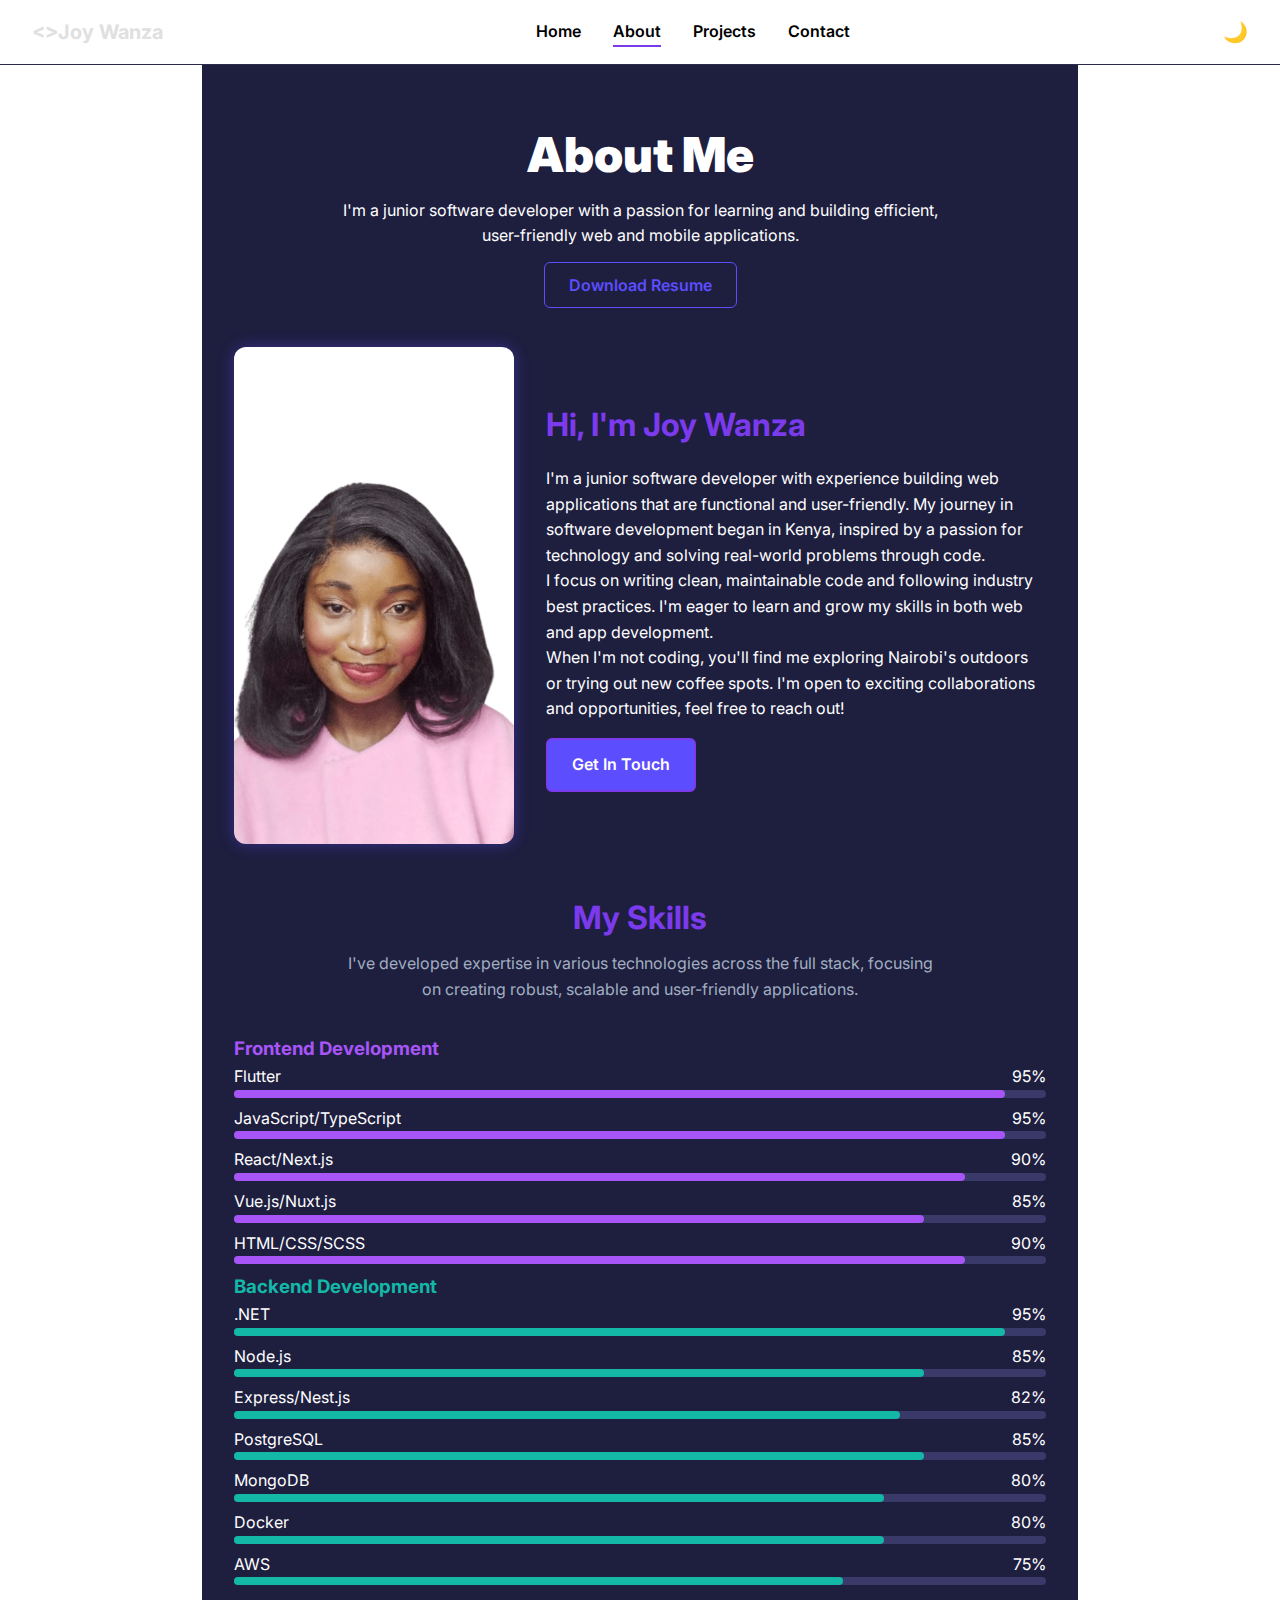
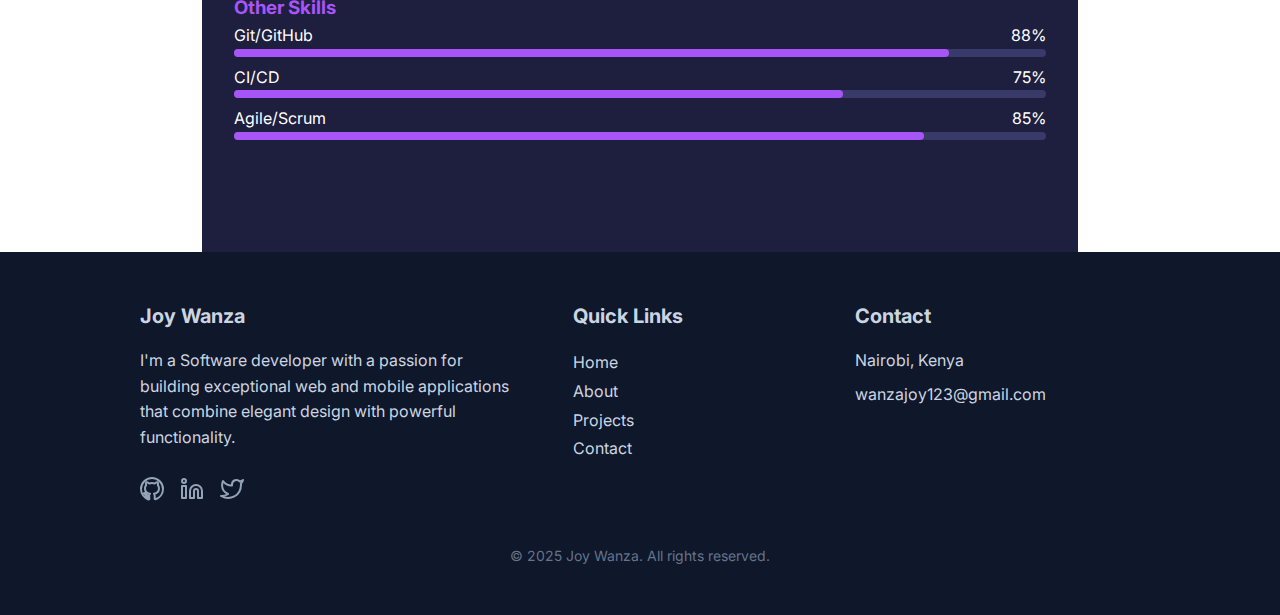
<file: about.html>
<!DOCTYPE html>
<html lang="en">
<head>
  <meta charset="UTF-8" />
  <meta name="viewport" content="width=device-width, initial-scale=1" />
  <title>About - Joy Wanza</title>
  <link rel="stylesheet" href="styles.css" />
  <script defer src="script.js"></script>
</head>
<body class="dark-theme">
  <nav class="navbar">
    <div class="logo"><span id="backButton"><</span><span id="forwardButton">>Joy Wanza </span></div>
    <ul class="nav-links">
      <li><a href="index.html">Home</a></li>
      <li><a href="about.html" class="active">About</a></li>
      <li><a href="projects.html">Projects</a></li>
      <li><a href="contact.html">Contact</a></li>
    </ul>
    <button id="darkModeToggle" aria-label="Toggle Dark Mode" class="dark-mode-toggle">🌙</button>
  </nav>

  <main style="background-color: #1e1e3f; color: white; min-height: 100vh; padding: 4rem 2rem; max-width: 900px; margin: 0 auto;">
    <section style="text-align: center; margin-bottom: 3rem;">
      <h1>About Me</h1>
      <p style="max-width: 600px; margin: 0.5rem auto 1.5rem;">
        I'm a junior software developer with a passion for learning and building efficient, user-friendly web and mobile applications.
      </p>
      <a href="CV- JOY KASYOKI.pdf" class="cta" style="border: 1px solid #5c4dff; color: #5c4dff; padding: 0.75rem 1.5rem; border-radius: 0.375rem; font-weight: 600; text-decoration: none;">
         Download Resume
      </a>
    </section>

    <section style="display: flex; gap: 2rem; flex-wrap: wrap; align-items: center; justify-content: center; margin-bottom: 3rem;">
      <img src="ME.png" alt="Joy Wanza" style="width: 280px; border-radius: 0.75rem; object-fit: cover; box-shadow: 0 0 15px rgba(92, 77, 255, 0.4);" />
      <div style="max-width: 500px;">
        <h2>Hi, I'm Joy Wanza</h2>
        <p>I'm a junior software developer with experience building web applications that are functional and user-friendly. My journey in software development began in Kenya, inspired by a passion for technology and solving real-world problems through code.</p>
        <p>I focus on writing clean, maintainable code and following industry best practices. I'm eager to learn and grow my skills in both web and app development.</p>
        <p>When I'm not coding, you'll find me exploring Nairobi's outdoors or trying out new coffee spots. I'm open to exciting collaborations and opportunities, feel free to reach out!</p>
        <a href="contact.html" class="btn primary-btn" style="margin-top: 1rem;">Get In Touch</a>
      </div>
    </section>

    <section class="skills-section" style="margin-bottom: 3rem;">
      <h2>My Skills</h2>
      <p>I've developed expertise in various technologies across the full stack, focusing on creating robust, scalable and user-friendly applications.</p>
      <div style="display: flex; justify-content: space-between; gap: 2rem; flex-wrap: wrap;">
        <div style="flex: 1 1 250px;">
          <h3 style="color: #a855f7;">Frontend Development</h3>
          <div style="margin-bottom: 0.5rem;">
            <span>Flutter</span>
            <span style="float: right;">95%</span>
            <div style="background-color: #3a3a6a; border-radius: 9999px; height: 8px; width: 100%; position: relative;">
              <div style="background-color: #a855f7; width: 95%; height: 8px; border-radius: 9999px;"></div>
            </div>
          </div>
          <div style="margin-bottom: 0.5rem;">
            <span>JavaScript/TypeScript</span>
            <span style="float: right;">95%</span>
            <div style="background-color: #3a3a6a; border-radius: 9999px; height: 8px; width: 100%; position: relative;">
              <div style="background-color: #a855f7; width: 95%; height: 8px; border-radius: 9999px;"></div>
            </div>
          </div>
          <div style="margin-bottom: 0.5rem;">
            <span>React/Next.js</span>
            <span style="float: right;">90%</span>
            <div style="background-color: #3a3a6a; border-radius: 9999px; height: 8px; width: 100%; position: relative;">
              <div style="background-color: #a855f7; width: 90%; height: 8px; border-radius: 9999px;"></div>
            </div>
          </div>
          <div style="margin-bottom: 0.5rem;">
            <span>Vue.js/Nuxt.js</span>
            <span style="float: right;">85%</span>
            <div style="background-color: #3a3a6a; border-radius: 9999px; height: 8px; width: 100%; position: relative;">
              <div style="background-color: #a855f7; width: 85%; height: 8px; border-radius: 9999px;"></div>
            </div>
          </div>
          <div style="margin-bottom: 0.5rem;">
            <span>HTML/CSS/SCSS</span>
            <span style="float: right;">90%</span>
            <div style="background-color: #3a3a6a; border-radius: 9999px; height: 8px; width: 100%; position: relative;">
              <div style="background-color: #a855f7; width: 90%; height: 8px; border-radius: 9999px;"></div>
            </div>
          </div>
          </div>
        </div>
        <div style="flex: 1 1 250px;">
          <h3 style="color: #14b8a6;">Backend Development</h3>
          <div style="margin-bottom: 0.5rem;">
            <span>.NET</span>
            <span style="float: right;">95%</span>
            <div style="background-color: #3a3a6a; border-radius: 9999px; height: 8px; width: 100%; position: relative;">
              <div style="background-color: #14b8a6; width: 95%; height: 8px; border-radius: 9999px;"></div>
            </div>
          </div>
          <div style="margin-bottom: 0.5rem;">
            <span>Node.js</span>
            <span style="float: right;">85%</span>
            <div style="background-color: #3a3a6a; border-radius: 9999px; height: 8px; width: 100%; position: relative;">
              <div style="background-color: #14b8a6; width: 85%; height: 8px; border-radius: 9999px;"></div>
            </div>
          </div>
          <div style="margin-bottom: 0.5rem;">
            <span>Express/Nest.js</span>
            <span style="float: right;">82%</span>
            <div style="background-color: #3a3a6a; border-radius: 9999px; height: 8px; width: 100%; position: relative;">
              <div style="background-color: #14b8a6; width: 82%; height: 8px; border-radius: 9999px;"></div>
            </div>
          </div>
          <div style="margin-bottom: 0.5rem;">
            <span>PostgreSQL</span>
            <span style="float: right;">85%</span>
            <div style="background-color: #3a3a6a; border-radius: 9999px; height: 8px; width: 100%; position: relative;">
              <div style="background-color: #14b8a6; width: 85%; height: 8px; border-radius: 9999px;"></div>
            </div>
          </div>
          <div style="margin-bottom: 0.5rem;">
            <span>MongoDB</span>
            <span style="float: right;">80%</span>
            <div style="background-color: #3a3a6a; border-radius: 9999px; height: 8px; width: 100%; position: relative;">
              <div style="background-color: #14b8a6; width: 80%; height: 8px; border-radius: 9999px;"></div>
            </div>
          </div>
          <div style="margin-bottom: 0.5rem;">
            <span>Docker</span>
            <span style="float: right;">80%</span>
            <div style="background-color: #3a3a6a; border-radius: 9999px; height: 8px; width: 100%; position: relative;">
              <div style="background-color: #14b8a6; width: 80%; height: 8px; border-radius: 9999px;"></div>
            </div>
          </div>
          <div style="margin-bottom: 0.5rem;">
            <span>AWS</span>
            <span style="float: right;">75%</span>
            <div style="background-color: #3a3a6a; border-radius: 9999px; height: 8px; width: 100%; position: relative;">
              <div style="background-color: #14b8a6; width: 75%; height: 8px; border-radius: 9999px;"></div>
            </div>
          </div>
        </div>
        <div style="flex: 1 1 250px;">
          <h3 style="color: #a855f7;">Other Skills</h3>
          <div style="margin-bottom: 0.5rem;">
            <span>Git/GitHub</span>
            <span style="float: right;">88%</span>
            <div style="background-color: #3a3a6a; border-radius: 9999px; height: 8px; width: 100%; position: relative;">
              <div style="background-color: #a855f7; width: 88%; height: 8px; border-radius: 9999px;"></div>
            </div>
          </div>
          <div style="margin-bottom: 0.5rem;">
            <span>CI/CD</span>
            <span style="float: right;">75%</span>
            <div style="background-color: #3a3a6a; border-radius: 9999px; height: 8px; width: 100%; position: relative;">
              <div style="background-color: #a855f7; width: 75%; height: 8px; border-radius: 9999px;"></div>
            </div>
          </div>
          <div style="margin-bottom: 0.5rem;">
            <span>Agile/Scrum</span>
            <span style="float: right;">85%</span>
            <div style="background-color: #3a3a6a; border-radius: 9999px; height: 8px; width: 100%; position: relative;">
              <div style="background-color: #a855f7; width: 85%; height: 8px; border-radius: 9999px;"></div>
            </div>
          </div>
        </div>
      </div>
    </section>

  </main>

  <footer style="background-color: #0f172a; color: #cbd5e1; padding: 3rem 2rem;">
    <div style="display: flex; justify-content: space-between; flex-wrap: wrap; gap: 3rem; max-width: 1000px; margin: 0 auto;">
      <div style="flex: 1 1 300px; min-width: 280px;">
        <h3 style="font-weight: 700; font-size: 1.25rem; margin-bottom: 1rem;">Joy Wanza</h3>
        <p style="line-height: 1.6; margin-bottom: 1.5rem;">
          I'm a Software developer with a passion for building exceptional web and mobile applications that combine elegant design with powerful functionality.
        </p>
        <div style="display: flex; gap: 1rem; font-size: 1.5rem; color: #94a3b8;">
          <a href="#" aria-label="GitHub" style="color: inherit; text-decoration: none;">
            <svg width="24" height="24" fill="none" stroke="currentColor" stroke-width="2" stroke-linecap="round" stroke-linejoin="round" viewBox="0 0 24 24" aria-hidden="true">
              <path d="M12 1C5.925 1 1 5.925 1 12c0 4.865 3.163 8.993 7.557 10.452.552.1.75-.24.75-.533 0-.263-.01-1.14-.015-2.07-3.07.667-3.72-1.48-3.72-1.48-.5-1.27-1.22-1.61-1.22-1.61-.997-.68.075-.666.075-.666 1.103.078 1.683 1.13 1.683 1.13.98 1.68 2.57 1.195 3.195.913.1-.71.383-1.195.697-1.47-2.45-.28-5.03-1.225-5.03-5.45 0-1.204.43-2.19 1.13-2.96-.11-.28-.49-1.4.11-2.92 0 0 .92-.295 3.02 1.13a10.5 10.5 0 012.75-.37c.935.005 1.875.125 2.75.37 2.1-1.425 3.02-1.13 3.02-1.13.6 1.52.22 2.64.11 2.92.7.77 1.13 1.76 1.13 2.96 0 4.23-2.58 5.17-5.04 5.45.39.34.74 1.01.74 2.04 0 1.47-.015 2.65-.015 3.01 0 .29.2.64.76.53C19.84 20.99 23 16.86 23 12c0-6.075-4.925-11-11-11z"/>
            </svg>
          </a>
          <a href="#" aria-label="LinkedIn" style="color: inherit; text-decoration: none;">
            <svg width="24" height="24" fill="none" stroke="currentColor" stroke-width="2" stroke-linecap="round" stroke-linejoin="round" viewBox="0 0 24 24" aria-hidden="true">
              <path d="M16 8a6 6 0 016 6v7h-4v-7a2 2 0 00-4 0v7h-4v-7a6 6 0 016-6z"/>
              <rect x="2" y="9" width="4" height="12"/>
              <circle cx="4" cy="4" r="2"/>
            </svg>
          </a>
          <a href="#" aria-label="Twitter" style="color: inherit; text-decoration: none;">
            <svg width="24" height="24" fill="none" stroke="currentColor" stroke-width="2" stroke-linecap="round" stroke-linejoin="round" viewBox="0 0 24 24" aria-hidden="true">
              <path d="M23 3a10.9 10.9 0 01-3.14 1.53 4.48 4.48 0 00-7.86 3v1A10.66 10.66 0 013 4s-4 9 5 13a11.64 11.64 0 01-7 2c9 5 20 0 20-11.5a4.5 4.5 0 00-.08-.83A7.72 7.72 0 0023 3z"/>
            </svg>
          </a>
        </div>
      </div>
      <div style="flex: 1 1 150px; min-width: 140px;">
        <h3 style="font-weight: 700; font-size: 1.25rem; margin-bottom: 1rem;">Quick Links</h3>
        <ul style="list-style: none; padding: 0; line-height: 1.8;">
          <li><a href="index.html" style="color: #cbd5e1; text-decoration: none;">Home</a></li>
          <li><a href="about.html" style="color: #cbd5e1; text-decoration: none;">About</a></li>
          <li><a href="projects.html" style="color: #cbd5e1; text-decoration: none;">Projects</a></li>
          <li><a href="contact.html" style="color: #cbd5e1; text-decoration: none;">Contact</a></li>
        </ul>
      </div>
      <div style="flex: 1 1 200px; min-width: 180px;">
        <h3 style="font-weight: 700; font-size: 1.25rem; margin-bottom: 1rem;">Contact</h3>
        <p style="line-height: 1.6; margin-bottom: 0.5rem;">Nairobi, Kenya</p>
        <p style="line-height: 1.6;">wanzajoy123@gmail.com</p>
      </div>
    </div>
    <p style="text-align: center; margin-top: 2rem; font-size: 0.875rem; color: #64748b;">© 2025 Joy Wanza. All rights reserved.</p>
  </footer>
</body>
</html>
</file>
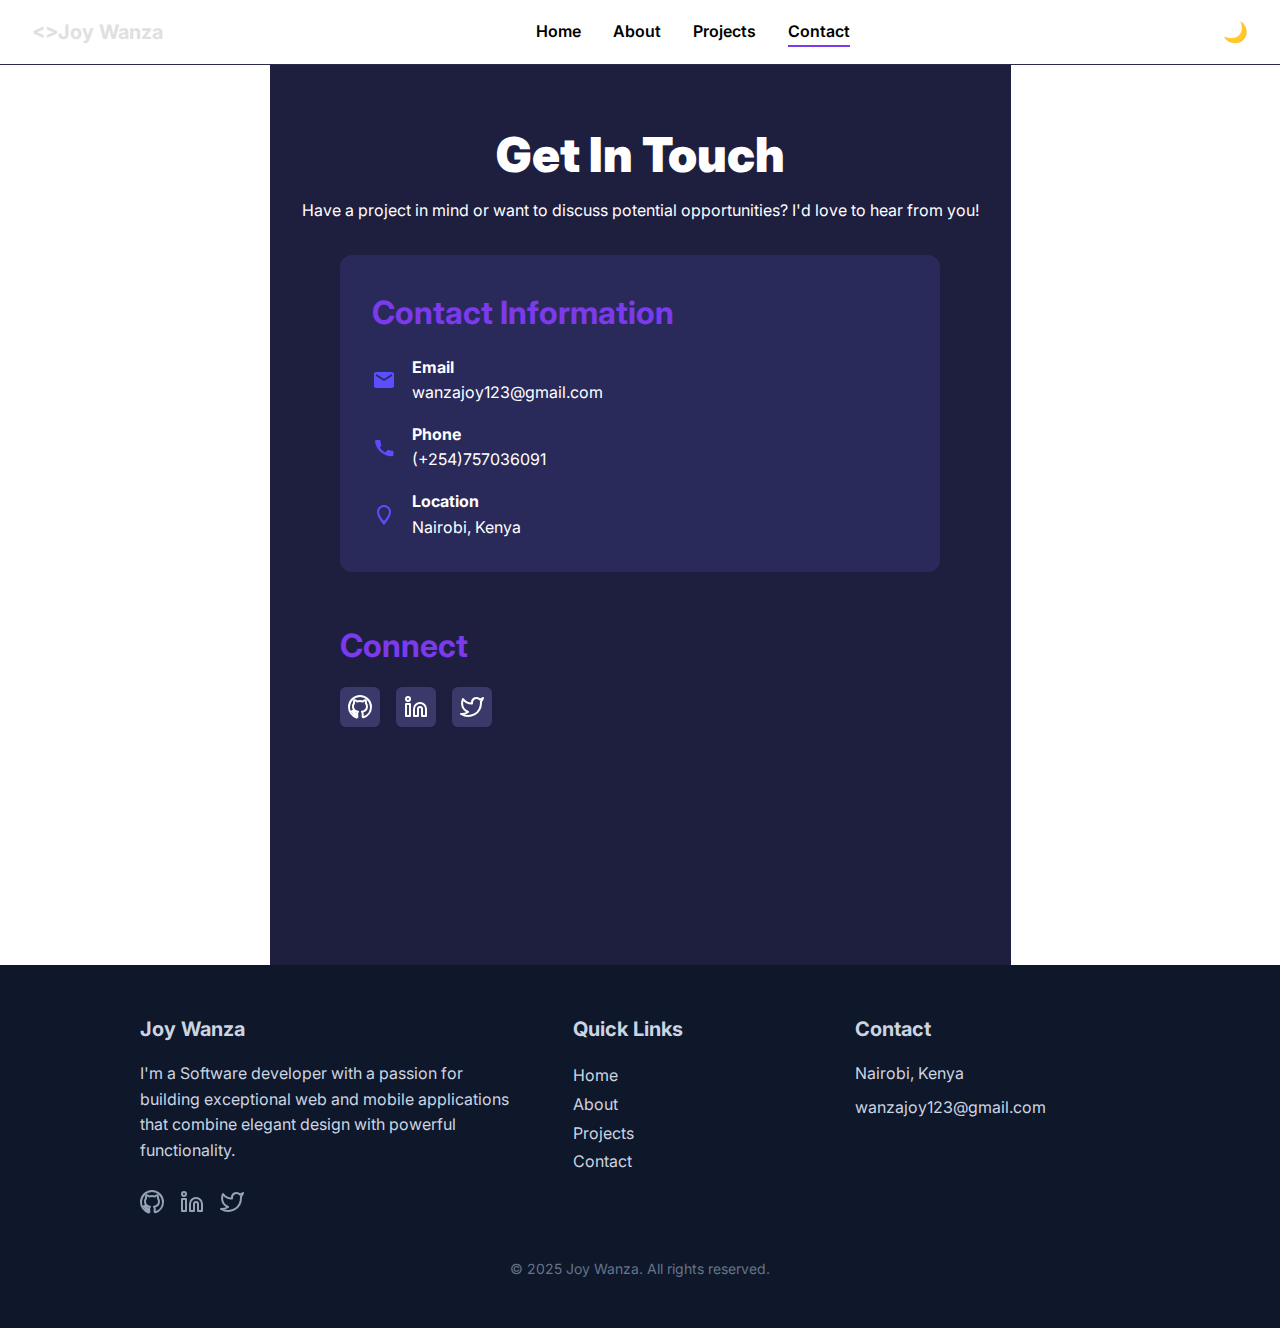
<file: contact.html>
<!DOCTYPE html>
<html lang="en">
<head>
  <meta charset="UTF-8" />
  <meta name="viewport" content="width=device-width, initial-scale=1" />
  <title>Contact - Joy Wanza</title>
  <link rel="stylesheet" href="styles.css" />
  <script defer src="script.js"></script>
</head>
<body class="dark-theme">
  <nav class="navbar">
    <div class="logo"><span id="backButton"><</span><span id="forwardButton">>Joy Wanza</span></div>
    <ul class="nav-links">
      <li><a href="index.html">Home</a></li>
      <li><a href="about.html">About</a></li>
      <li><a href="projects.html">Projects</a></li>
      <li><a href="contact.html" class="active">Contact</a></li>
    </ul>
    <button id="darkModeToggle" aria-label="Toggle Dark Mode" class="dark-mode-toggle">🌙</button>
  </nav>

  <main style="background-color: #1e1e3f; color: white; min-height: 100vh; padding: 4rem 2rem; max-width: 900px; margin: 0 auto;">
    <section style="text-align: center; margin-bottom: 2rem;">
      <h1>Get In Touch</h1>
      <p>Have a project in mind or want to discuss potential opportunities? I'd love to hear from you!</p>
    </section>

    <section style="background-color: #2a2a5a; padding: 2rem; border-radius: 0.75rem; max-width: 600px; margin: 0 auto;">
      <h2>Contact Information</h2>
      <ul style="list-style: none; padding: 0; margin-top: 1rem;">
        <li style="display: flex; align-items: center; gap: 1rem; margin-bottom: 1rem;">
          <svg width="24" height="24" fill="#5c4dff" viewBox="0 0 24 24" aria-hidden="true"><path d="M4 4h16v16H4z" fill="none"/><path d="M20 4H4c-1.1 0-2 .9-2 2v12c0 1.1.9 2 2 2h16c1.1 0 2-.9 2-2V6c0-1.1-.9-2-2-2zm0 4l-8 5-8-5V6l8 5 8-5v2z"/></svg>
          <div>
            <strong>Email</strong><br />
            wanzajoy123@gmail.com
          </div>
        </li>
        <li style="display: flex; align-items: center; gap: 1rem; margin-bottom: 1rem;">
          <svg width="24" height="24" fill="#5c4dff" viewBox="0 0 24 24" aria-hidden="true"><path d="M6.62 10.79a15.05 15.05 0 006.59 6.59l2.2-2.2a1 1 0 011.11-.21c1.21.49 2.53.76 3.88.76a1 1 0 011 1v3.5a1 1 0 01-1 1A17 17 0 013 6a1 1 0 011-1h3.5a1 1 0 011 1c0 1.35.27 2.67.76 3.88a1 1 0 01-.21 1.11l-2.2 2.2z"/></svg>
          <div>
            <strong>Phone</strong><br />
            (+254)757036091
          </div>
        </li>
        <li style="display: flex; align-items: center; gap: 1rem;">
          <svg width="24" height="24" fill="#5c4dff" viewBox="0 0 24 24" aria-hidden="true"><path d="M12 2C8.13 2 5 5.13 5 9c0 5.25 7 13 7 13s7-7.75 7-13c0-3.87-3.13-7-7-7zM7 9a5 5 0 0110 0c0 2.5-2.5 6.5-5 9-2.5-2.5-5-6.5-5-9z"/></svg>
          <div>
            <strong>Location</strong><br />
            Nairobi, Kenya
          </div>
        </li>
      </ul>
    </section>

    <section style="margin-top: 3rem; max-width: 600px; margin-left: auto; margin-right: auto;">
      <h2>Connect</h2>
      <div style="display: flex; gap: 1rem; margin-top: 1rem;">
        <a href="#" aria-label="GitHub" style="background-color: #3a3a6a; padding: 0.5rem; border-radius: 0.375rem; display: inline-flex; align-items: center; justify-content: center; color: white; text-decoration: none; font-size: 1.5rem;">
          <svg width="24" height="24" fill="none" stroke="currentColor" stroke-width="2" stroke-linecap="round" stroke-linejoin="round" viewBox="0 0 24 24" aria-hidden="true">
            <path d="M12 1C5.925 1 1 5.925 1 12c0 4.865 3.163 8.993 7.557 10.452.552.1.75-.24.75-.533 0-.263-.01-1.14-.015-2.07-3.07.667-3.72-1.48-3.72-1.48-.5-1.27-1.22-1.61-1.22-1.61-.997-.68.075-.666.075-.666 1.103.078 1.683 1.13 1.683 1.13.98 1.68 2.57 1.195 3.195.913.1-.71.383-1.195.697-1.47-2.45-.28-5.03-1.225-5.03-5.45 0-1.204.43-2.19 1.13-2.96-.11-.28-.49-1.4.11-2.92 0 0 .92-.295 3.02 1.13a10.5 10.5 0 012.75-.37c.935.005 1.875.125 2.75.37 2.1-1.425 3.02-1.13 3.02-1.13.6 1.52.22 2.64.11 2.92.7.77 1.13 1.76 1.13 2.96 0 4.23-2.58 5.17-5.04 5.45.39.34.74 1.01.74 2.04 0 1.47-.015 2.65-.015 3.01 0 .29.2.64.76.53C19.84 20.99 23 16.86 23 12c0-6.075-4.925-11-11-11z"/>
          </svg>
        </a>
        <a href="#" aria-label="LinkedIn" style="background-color: #3a3a6a; padding: 0.5rem; border-radius: 0.375rem; display: inline-flex; align-items: center; justify-content: center; color: white; text-decoration: none; font-size: 1.5rem;">
          <svg width="24" height="24" fill="none" stroke="currentColor" stroke-width="2" stroke-linecap="round" stroke-linejoin="round" viewBox="0 0 24 24" aria-hidden="true">
            <path d="M16 8a6 6 0 016 6v7h-4v-7a2 2 0 00-4 0v7h-4v-7a6 6 0 016-6z"/>
            <rect x="2" y="9" width="4" height="12"/>
            <circle cx="4" cy="4" r="2"/>
          </svg>
        </a>
        <a href="#" aria-label="Twitter" style="background-color: #3a3a6a; padding: 0.5rem; border-radius: 0.375rem; display: inline-flex; align-items: center; justify-content: center; color: white; text-decoration: none; font-size: 1.5rem;">
          <svg width="24" height="24" fill="none" stroke="currentColor" stroke-width="2" stroke-linecap="round" stroke-linejoin="round" viewBox="0 0 24 24" aria-hidden="true">
            <path d="M23 3a10.9 10.9 0 01-3.14 1.53 4.48 4.48 0 00-7.86 3v1A10.66 10.66 0 013 4s-4 9 5 13a11.64 11.64 0 01-7 2c9 5 20 0 20-11.5a4.5 4.5 0 00-.08-.83A7.72 7.72 0 0023 3z"/>
          </svg>
        </a>
      </div>
    </section>
  </main>

  <footer style="background-color: #0f172a; color: #cbd5e1; padding: 3rem 2rem;">
    <div style="display: flex; justify-content: space-between; flex-wrap: wrap; gap: 3rem; max-width: 1000px; margin: 0 auto;">
      <div style="flex: 1 1 300px; min-width: 280px;">
        <h3 style="font-weight: 700; font-size: 1.25rem; margin-bottom: 1rem;">Joy Wanza</h3>
        <p style="line-height: 1.6; margin-bottom: 1.5rem;">
         I'm a Software developer with a passion for building exceptional web and mobile applications that combine elegant design with powerful functionality.
        </p>
        <div style="display: flex; gap: 1rem; font-size: 1.5rem; color: #94a3b8;">
          <a href="#" aria-label="GitHub" style="color: inherit; text-decoration: none;">
            <svg width="24" height="24" fill="none" stroke="currentColor" stroke-width="2" stroke-linecap="round" stroke-linejoin="round" viewBox="0 0 24 24" aria-hidden="true">
              <path d="M12 1C5.925 1 1 5.925 1 12c0 4.865 3.163 8.993 7.557 10.452.552.1.75-.24.75-.533 0-.263-.01-1.14-.015-2.07-3.07.667-3.72-1.48-3.72-1.48-.5-1.27-1.22-1.61-1.22-1.61-.997-.68.075-.666.075-.666 1.103.078 1.683 1.13 1.683 1.13.98 1.68 2.57 1.195 3.195.913.1-.71.383-1.195.697-1.47-2.45-.28-5.03-1.225-5.03-5.45 0-1.204.43-2.19 1.13-2.96-.11-.28-.49-1.4.11-2.92 0 0 .92-.295 3.02 1.13a10.5 10.5 0 012.75-.37c.935.005 1.875.125 2.75.37 2.1-1.425 3.02-1.13 3.02-1.13.6 1.52.22 2.64.11 2.92.7.77 1.13 1.76 1.13 2.96 0 4.23-2.58 5.17-5.04 5.45.39.34.74 1.01.74 2.04 0 1.47-.015 2.65-.015 3.01 0 .29.2.64.76.53C19.84 20.99 23 16.86 23 12c0-6.075-4.925-11-11-11z"/>
            </svg>
          </a>
          <a href="#" aria-label="LinkedIn" style="color: inherit; text-decoration: none;">
            <svg width="24" height="24" fill="none" stroke="currentColor" stroke-width="2" stroke-linecap="round" stroke-linejoin="round" viewBox="0 0 24 24" aria-hidden="true">
              <path d="M16 8a6 6 0 016 6v7h-4v-7a2 2 0 00-4 0v7h-4v-7a6 6 0 016-6z"/>
              <rect x="2" y="9" width="4" height="12"/>
              <circle cx="4" cy="4" r="2"/>
            </svg>
          </a>
          <a href="#" aria-label="Twitter" style="color: inherit; text-decoration: none;">
            <svg width="24" height="24" fill="none" stroke="currentColor" stroke-width="2" stroke-linecap="round" stroke-linejoin="round" viewBox="0 0 24 24" aria-hidden="true">
              <path d="M23 3a10.9 10.9 0 01-3.14 1.53 4.48 4.48 0 00-7.86 3v1A10.66 10.66 0 013 4s-4 9 5 13a11.64 11.64 0 01-7 2c9 5 20 0 20-11.5a4.5 4.5 0 00-.08-.83A7.72 7.72 0 0023 3z"/>
            </svg>
          </a>
        </div>
      </div>
      <div style="flex: 1 1 150px; min-width: 140px;">
        <h3 style="font-weight: 700; font-size: 1.25rem; margin-bottom: 1rem;">Quick Links</h3>
        <ul style="list-style: none; padding: 0; line-height: 1.8;">
          <li><a href="index.html" style="color: #cbd5e1; text-decoration: none;">Home</a></li>
          <li><a href="about.html" style="color: #cbd5e1; text-decoration: none;">About</a></li>
          <li><a href="projects.html" style="color: #cbd5e1; text-decoration: none;">Projects</a></li>
          <li><a href="contact.html" style="color: #cbd5e1; text-decoration: none;">Contact</a></li>
        </ul>
      </div>
      <div style="flex: 1 1 200px; min-width: 180px;">
        <h3 style="font-weight: 700; font-size: 1.25rem; margin-bottom: 1rem;">Contact</h3>
        <p style="line-height: 1.6; margin-bottom: 0.5rem;">Nairobi, Kenya</p>
        <p style="line-height: 1.6;">wanzajoy123@gmail.com</p>
      </div>
    </div>
    <p style="text-align: center; margin-top: 2rem; font-size: 0.875rem; color: #64748b;">© 2025 Joy Wanza. All rights reserved.</p>
  </footer>
</body>
</html>
</file>
<file: styles.css>
@import url('https://fonts.googleapis.com/css2?family=Inter:wght@400;700&display=swap');

:root {
  --color-bg-light: #ffffff;
  --color-text-light: #1a1a2e;
  --color-bg-dark: #0f0f23;
  --color-text-dark: #e0e0e0;
  --color-primary: #7c3aed;
  --color-primary-light: #a78bfa;
  --color-button-bg: var(--color-primary);
  --color-button-hover-bg: #5b21b6;
  --color-border: #2a2a4d;
}

* {
  box-sizing: border-box;
  margin: 0;
  padding: 0;
} 

body {
  font-family: 'Inter', sans-serif;
  background-color: var(--color-bg-light);
  color: black;
  line-height: 1.6;
  min-height: 100vh;
  display: flex;
  flex-direction: column;
  transition: background-color 0.3s ease, color 0.3s ease;
}

body.light-mode {
  background-color: var(--color-bg-dark);
  color: black;
}

body.dark-mode {
  background-color: var(--color-bg-dark);
  color: white;
}

/* Specific styles for index page font color in dark and light mode */
body.dark-mode .hero {
  color: white !important;
}

body:not(.dark-mode) .hero {
  color: black !important;
}

/* Specific styles for index page font color in dark and light mode */
body.dark-mode .index-page {
  color: white !important;
}

body.light-mode .index-page {
  color: black !important;
}

body.dark-mode .about-page,
body.dark-mode .contact-page {
  color: white !important;
}

a {
  color: inherit;
  text-decoration: none;
}

.navbar {
  display: flex;
  justify-content: space-between;
  align-items: center;
  padding: 1rem 2rem;
  background-color: inherit;
  border-bottom: 1px solid var(--color-border);
  position: sticky;
  top: 0;
  z-index: 1000;
}

.logo {
  font-weight: 700;
  font-size: 1.25rem;
  color: var(--color-text-dark);
}

body.light-mode .logo {
  color: var(--color-text-dark);
  color: black;
}

.nav-links {
  list-style: none;
  display: flex;
  gap: 2rem;
}

.nav-links a {
  font-weight: 600;
  padding-bottom: 0.25rem;
  border-bottom: 2px solid transparent;
  transition: border-color 0.3s ease;
}

.nav-links a:hover,
.nav-links a.active {
  border-color: var(--color-primary);
}

.dark-mode-toggle {
  background: none;
  border: none;
  font-size: 1.25rem;
  cursor: pointer;
  color: var(--color-primary-light);
  transition: color 0.3s ease;
}

.dark-mode-toggle:hover {
  color: var(--color-primary);
}

.hero {
  display: flex;
  justify-content: space-between;
  align-items: center;
  padding: 4rem 2rem;
  gap: 2rem;
  flex-wrap: wrap;
}

.hero-content {
  max-width: 600px;
  flex: 1 1 400px;
}

.subtitle {
  background-color: var(--color-primary);
  color: var(--color-text-dark);
  font-weight: 600;
  padding: 0.25rem 0.75rem;
  border-radius: 9999px;
  font-size: 0.875rem;
  display: inline-block;
  margin-bottom: 1rem;
}

h1 {
  font-size: 3rem;
  font-weight: 900;
  line-height: 1.1;
  margin-bottom: 1rem;
}

.highlight {
  color: var(--color-primary);
}

.hero p {
  font-size: 1.125rem;
  margin-bottom: 2rem;
  color: inherit;
}

.hero-buttons {
  display: flex;
  gap: 1rem;
  margin-bottom: 2rem;
}

.btn {
  padding: 0.75rem 1.5rem;
  font-weight: 600;
  border-radius: 0.375rem;
  cursor: pointer;
  border: 2px solid transparent;
  transition: background-color 0.3s ease, border-color 0.3s ease;
  display: inline-flex;
  align-items: center;
  justify-content: center;
  text-align: center;
}

.primary-btn {
  background-color: var(--color-button-bg);
  color: white;
  border-color: var(--color-button-bg);
}

.primary-btn:hover {
  background-color: var(--color-button-hover-bg);
  border-color: var(--color-button-hover-bg);
}

.secondary-btn {
  background-color: transparent;
  color: var(--color-primary);
  border-color: var(--color-primary);
}

.secondary-btn:hover {
  background-color: var(--color-primary);
  color: white;
}

.social-icons {
  display: flex;
  gap: 1rem;
  font-size: 1.5rem;
  color: var(--color-primary-light);
}

.social-icons a:hover {
  color: var(--color-primary);
}

.hero-image {
  position: relative;
  flex: 1 1 300px;
  max-width: 400px;
  border-radius: 1rem;
  overflow: hidden;
  box-shadow: 0 0 20px var(--color-primary);
}

.hero-image img {
  width: 100%;
  height: auto;
  display: block;
  object-fit: cover;
}

.image-overlay {
  position: absolute;
  bottom: 0;
  left: 0;
  right: 0;
  background: linear-gradient(180deg, transparent, rgba(15, 15, 35, 0.9));
  color: white;
  padding: 1rem;
  text-align: left;
}

.image-overlay h3 {
  margin-bottom: 0.25rem;
  font-size: 1.25rem;
}

.image-overlay p {
  font-size: 1rem;
  opacity: 0.8;
}

main {
  padding: 2rem;
  max-width: 900px;
  margin: 0 auto;
}

section {
  margin-bottom: 3rem;
}

section h2 {
  font-size: 2rem;
  margin-bottom: 1rem;
  color: var(--color-primary);
}

/* Scroll Down Indicator */
.scroll-down {
  position: absolute;
  bottom: 20px;
  left: 50%;
  transform: translateX(-50%);
  text-align: center;
  color: var(--color-primary-light);
  font-size: 0.875rem;
  user-select: none;
  cursor: default;
  font-weight: 500;
  letter-spacing: 0.05em;
  animation: bounce 2s infinite;
}

@keyframes bounce {
  0%, 20%, 50%, 80%, 100% {
    transform: translateX(-50%) translateY(0);
  }
  40% {
    transform: translateX(-50%) translateY(10px);
  }
  60% {
    transform: translateX(-50%) translateY(5px);
  }
}

/* About Me Section */
.about-me-section {
  max-width: 900px;
  margin: 4rem auto;
  padding: 0 1rem;
  text-align: center;
  color: var(--color-text-dark);
}

.about-me-section h2 {
  font-size: 2rem;
  font-weight: 700;
  margin-bottom: 0.5rem;
  color: white;
}

.about-me-section p {
  margin-bottom: 2rem;
  color:white#000000;
  font-size: 1.125rem;
}

.about-cards {
  display: flex;
  justify-content: center;
  gap: 1.5rem;
  flex-wrap: wrap;
}

.about-card {
  background-color: #1e1e2f;
  padding: 1.5rem;
  border-radius: 0.75rem;
  width: 280px;
  box-shadow: 0 0 15px rgba(124, 58, 237, 0.4);
  color: white;
  text-align: left;
  display: flex;
  flex-direction: column;
  gap: 0.75rem;
}

.about-card h3 {
  font-size: 1.25rem;
  font-weight: 700;
  display: flex;
  align-items: center;
  gap: 0.5rem;
}

.about-card p {
  font-size: 0.95rem;
  color: #bbb;
  line-height: 1.4;
}

/* Icons for About Cards */
.icon {
  width: 24px;
  height: 24px;
  flex-shrink: 0;
}

.frontend-icon {
  background: url('data:image/svg+xml;utf8,<svg fill="none" stroke="%237c3aed" stroke-width="2" stroke-linecap="round" stroke-linejoin="round" viewBox="0 0 24 24" xmlns="http://www.w3.org/2000/svg"><path d="M16 18l6-6-6-6"/><path d="M8 6l-6 6 6 6"/></svg>') no-repeat center center;
  background-size: contain;
}

.backend-icon {
  background: url('data:image/svg+xml;utf8,<svg fill="none" stroke="%237c3aed" stroke-width="2" stroke-linecap="round" stroke-linejoin="round" viewBox="0 0 24 24" xmlns="http://www.w3.org/2000/svg"><rect x="3" y="3" width="18" height="18" rx="2" ry="2"/><path d="M16 3v18"/></svg>') no-repeat center center;
  background-size: contain;
}

.problem-solving-icon {
  background: url('data:image/svg+xml;utf8,<svg fill="none" stroke="%237c3aed" stroke-width="2" stroke-linecap="round" stroke-linejoin="round" viewBox="0 0 24 24" xmlns="http://www.w3.org/2000/svg"><circle cx="12" cy="12" r="10"/><path d="M12 16v-4"/><path d="M12 8h.01"/></svg>') no-repeat center center;
  background-size: contain;
}

/* About Button */
.about-btn {
  margin-top: 1rem;
  display: inline-block;
}

/* Featured Projects Section */
.featured-projects-section {
  max-width: 900px;
  margin: 4rem auto;
  padding: 0 1rem;
  text-align: center;
  color: var(--color-text-dark);
}

.featured-projects-section h2 {
  font-size: 2rem;
  font-weight: 700;
  margin-bottom: 0.5rem;
  color: white;
}

.featured-projects-section p {
  margin-bottom: 2rem;
  color: #ccc;
  font-size: 1.125rem;
}

.featured-projects {
  display: flex;
  justify-content: center;
  gap: 1.5rem;
  flex-wrap: wrap;
}

.project-card {
  background-color: #1e1e2f;
  border-radius: 0.75rem;
  box-shadow: 0 0 15px rgba(124, 58, 237, 0.4);
  width: 320px;
  overflow: hidden;
  color: white;
  display: flex;
  flex-direction: column;
}

.project-card img {
  width: 100%;
  height: 180px;
  object-fit: cover;
}

.project-info {
  padding: 1rem 1.25rem;
  flex-grow: 1;
  display: flex;
  flex-direction: column;
  gap: 0.5rem;
}

.project-info h3 {
  font-size: 1.25rem;
  font-weight: 700;
}

.project-info p {
  font-size: 0.95rem;
  color: #bbb;
  flex-grow: 1;
}

.project-tags {
  display: flex;
  gap: 0.5rem;
  flex-wrap: wrap;
}

.project-tags span {
  background-color: #2a2a4d;
  padding: 0.25rem 0.5rem;
  border-radius: 0.375rem;
  font-size: 0.75rem;
  font-weight: 600;
  color: var(--color-primary-light);
}

.live-demo {
  font-size: 0.875rem;
  font-weight: 600;
  color: var(--color-primary-light);
  text-decoration: underline;
  margin-top: 0.5rem;
  align-self: flex-start;
}

/* Projects Button */
.projects-btn {
  margin-top: 1rem;
  display: inline-block;
}

/* CTA Section */
.cta-section {
  background: linear-gradient(90deg, #7c3aed, #5b21b6);
  color: white;
  padding: 3rem 1rem;
  text-align: center;
  margin-top: 4rem;
  border-radius: 0.75rem;
  max-width: 900px;
  margin-left: auto;
  margin-right: auto;
}

.cta-section h2 {
  font-size: 2rem;
  font-weight: 700;
  margin-bottom: 0.5rem;
}

.cta-section p {
  font-size: 1.125rem;
  margin-bottom: 1.5rem;
  color: #ddd;
}

.cta-btn {
  background-color: rgba(255, 255, 255, 0.3);
  border: 2px solid white;
  color: white;
  padding: 0.75rem 1.5rem;
  font-weight: 600;
  border-radius: 0.375rem;
  transition: background-color 0.3s ease, color 0.3s ease;
}

.cta-btn:hover {
  background-color: white;
  color: var(--color-primary);
}

/* Contact Section */
.contact-section {
  max-width: 900px;
  margin: 4rem auto;
  padding: 0 1rem;
  color: var(--color-text-dark);
  text-align: center;
}

.contact-section h2 {
  font-size: 2rem;
  font-weight: 700;
  margin-bottom: 0.5rem;
  color: white;
}

.contact-section p {
  margin-bottom: 2rem;
  color: #ccc;
  font-size: 1.125rem;
}

.contact-info {
  display: flex;
  justify-content: center;
  gap: 2rem;
  flex-wrap: wrap;
}

.contact-details,
.contact-form {
  background-color: #1e1e2f;
  padding: 1.5rem;
  border-radius: 0.75rem;
  width: 320px;
  box-shadow: 0 0 15px rgba(124, 58, 237, 0.4);
  color: white;
  text-align: left;
}

.contact-details h3,
.contact-form h3 {
  font-size: 1.25rem;
  font-weight: 700;
  margin-bottom: 1rem;
}

.contact-details ul {
  list-style: none;
  padding: 0;
  margin: 0;
}

.contact-details ul li {
  margin-bottom: 0.75rem;
  font-weight: 600;
  display: flex;
  align-items: center;
  gap: 0.5rem;
  color: var(--color-text-light);
}

.contact-details ul li strong {
  min-width: 70px;
  display: inline-block;
  color: var(--color-primary-light);
}

.social-icons {
  display: flex;
  gap: 1rem;
  font-size: 1.5rem;
  color: var(--color-primary-light);
  margin-bottom: 2rem;
}

.social-icons a {
  display: inline-flex;
  align-items: center;
  justify-content: center;
  background-color: var(--color-bg-dark);
  border-radius: 0.375rem;
  padding: 0.5rem;
  color: var(--color-primary-light);
  transition: background-color 0.3s ease, color 0.3s ease;
  text-decoration: none;
}

.social-icons a:hover {
  background-color: var(--color-primary);
  color: var(--color-text-dark);
}

.find-me {
  text-align: center;
  margin-bottom: 3rem;
}

.find-me h2 {
  font-size: 2rem;
  font-weight: 900;
  margin-bottom: 0.5rem;
  color: var(--color-primary);
}

.find-me p {
  margin-bottom: 1rem;
  color: var(--color-text-light);
}

.find-me img {
  max-width: 100%;
  border-radius: 1rem;
  box-shadow: 0 0 20px var(--color-primary);
}

body.dark-mode .nav-drawer {
  background-color: var(--color-bg-dark);
}

body.dark-mode .drawer-link {
  color: var(--color-text-light);
}

body.dark-mode .drawer-link:hover {
  background-color: var(--color-primary-light);
  color: var(--color-text-dark);
}

/* Navigation Buttons */
.nav-button {
  background: none;
  border: none;
  color: inherit;
  font-size: 1.5rem;
  cursor: pointer;
  padding: 0 0.5rem;
  user-select: none;
}

.nav-button:focus {
  outline: 2px solid #007acc;
  outline-offset: 2px;
}

#backButton, #forwardButton {
  cursor: pointer;
  user-select: none;
  transition: color 0.3s ease;
}

#backButton:hover, #forwardButton:hover {
  color: var(--color-primary);
}

/* About page styles */

.about-main {
  background-color: #121826;
  color: #e0e6f0;
  min-height: 100vh;
  padding: 4rem 2rem;
  max-width: 900px;
  margin: 0 auto;
  font-family: 'Segoe UI', Tahoma, Geneva, Verdana, sans-serif;
}

.about-header {
  text-align: center;
  margin-bottom: 3rem;
}

.about-header h1 {
  font-size: 2.5rem;
  font-weight: 700;
  margin-bottom: 0.5rem;
}

.about-header p {
  max-width: 600px;
  margin: 0 auto 1.5rem;
  font-size: 1.1rem;
  color: #cbd5e1;
}

.btn.download-resume {
  border: 1px solid #5c4dff;
  color: #5c4dff;
  padding: 0.75rem 1.5rem;
  border-radius: 0.375rem;
  font-weight: 600;
  text-decoration: none;
  transition: background-color 0.3s ease, color 0.3s ease;
}

.btn.download-resume:hover {
  background-color: #5c4dff;
  color: white;
}

.about-intro {
  display: flex;
  gap: 2rem;
  flex-wrap: wrap;
  align-items: center;
  justify-content: center;
  margin-bottom: 3rem;
}

.about-photo {
  width: 280px;
  border-radius: 0.75rem;
  object-fit: cover;
  box-shadow: 0 0 15px rgba(92, 77, 255, 0.4);
}

.intro-text {
  max-width: 500px;
}

.intro-text h2 {
  font-size: 1.8rem;
  font-weight: 700;
  margin-bottom: 1rem;
}

.intro-text p {
  margin-bottom: 1rem;
  line-height: 1.6;
  color: #cbd5e1;
}

.btn.primary-btn {
  background-color: #5c4dff;
  color: white;
  padding: 0.75rem 1.5rem;
  border-radius: 0.375rem;
  font-weight: 600;
  text-decoration: none;
  display: inline-block;
  margin-top: 1rem;
  transition: background-color 0.3s ease;
}

.btn.primary-btn:hover {
  background-color: #4a3edc;
}

/* Skills Section */

.skills-section {
  margin-bottom: 3rem;
}

.skills-section h2 {
  font-size: 2rem;
  font-weight: 700;
  text-align: center;
  margin-bottom: 0.5rem;
}

.skills-section p {
  text-align: center;
  max-width: 600px;
  margin: 0 auto 2rem;
  color: #a0aec0;
  font-size: 1rem;
}

.skills-grid {
  display: flex;
  justify-content: space-between;
  gap: 2rem;
  flex-wrap: wrap;
}

.skill-column {
  flex: 1 1 250px;
}

.skill-column h3 {
  font-weight: 700;
  margin-bottom: 1rem;
}

.frontend-title {
  color: #a855f7;
}

.backend-title {
  color: #14b8a6;
}

.other-title {
  color: #a855f7;
}

.skill-bar {
  margin-bottom: 0.5rem;
}

.skill-bar span {
  display: inline-block;
  font-weight: 600;
  color: #e0e6f0;
}

.skill-bar span:last-child {
  float: right;
  font-weight: 400;
  color: #a0aec0;
}

.progress {
  background-color: #3a3a6a;
  border-radius: 9999px;
  height: 8px;
  width: 100%;
  position: relative;
  margin-top: 0.25rem;
}

.progress-fill {
  background-color: #a855f7;
  height: 8px;
  border-radius: 9999px;
}

.backend-fill {
  background-color: #14b8a6;
}

.other-fill {
  background-color: #a855f7;
}

/* Filter Buttons */
.filter-btn {
  background-color: transparent;
  border: 1px solid #5c4dff;
  color: #5c4dff;
  padding: 0.5rem 1rem;
  border-radius: 0.375rem;
  cursor: pointer;
  font-weight: 600;
  transition: background-color 0.3s ease, color 0.3s ease;
  margin: 0 0.25rem;
}

.filter-btn.active,
.filter-btn:hover {
  background-color: #5c4dff;
  color: white;
}

/* Footer */

.footer {
  background-color: #0f172a;
  color: #cbd5e1;
  padding: 3rem 2rem;
}

.footer-content {
  display: flex;
  justify-content: space-between;
  flex-wrap: wrap;
  gap: 3rem;
  max-width: 1000px;
  margin: 0 auto;
}

.footer-about,
.footer-links,
.footer-contact {
  flex: 1 1 300px;
  min-width: 280px;
}

.footer-about h3,
.footer-links h3,
.footer-contact h3 {
  font-weight: 700;
  font-size: 1.25rem;
  margin-bottom: 1rem;
}

.footer-about p {
  line-height: 1.6;
  margin-bottom: 1.5rem;
}

.footer-socials {
  display: flex;
  gap: 1rem;
  font-size: 1.5rem;
  color: #94a3b8;
}

.footer-icon {
  color: inherit;
  text-decoration: none;
}

.footer-links ul {
  list-style: none;
  padding: 0;
  line-height: 1.8;
}

.footer-links ul li a {
  color: #cbd5e1;
  text-decoration: none;
}

.footer-contact p {
  line-height: 1.6;
  margin-bottom: 0.5rem;
}

.footer-copy {
  text-align: center;
  margin-top: 2rem;
  font-size: 0.875rem;
  color: #64748b;
}
</file>
